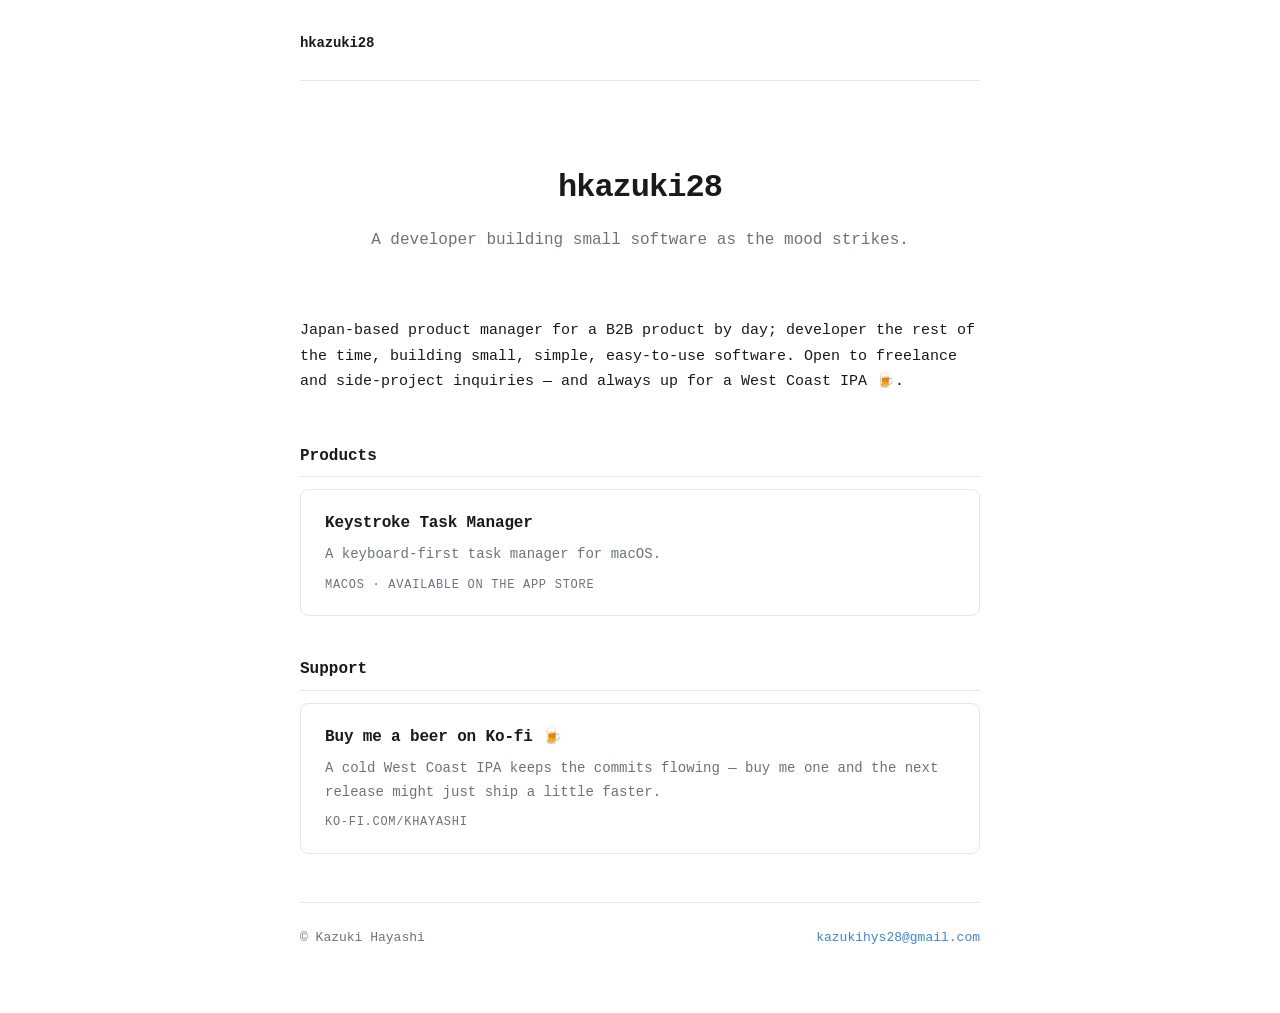
<file: index.html>
<!DOCTYPE html>
<html lang="en">
<head>
  <meta charset="UTF-8">
  <meta name="viewport" content="width=device-width, initial-scale=1.0">
  <title>hkazuki28</title>
  <link rel="stylesheet" href="style.css">
  <style>
    .hero {
      padding: 3rem 0 2rem;
      text-align: center;
    }
    .hero .site-name {
      font-family: "SF Mono", Menlo, "Courier New", monospace;
      font-size: 2rem;
      font-weight: 700;
      letter-spacing: -0.03em;
      margin-bottom: 0.75rem;
    }
    .hero .tagline {
      font-size: 1rem;
      color: var(--muted);
    }
    .about {
      margin: 2rem 0 3rem;
    }
    .about p {
      font-size: 0.9375rem;
    }
    .products {
      display: flex;
      flex-direction: column;
      gap: 1rem;
    }
    .product-card {
      display: block;
      padding: 1.25rem 1.5rem;
      border: 1px solid var(--border);
      border-radius: 8px;
      color: var(--fg);
      text-decoration: none;
      transition: border-color 0.15s, transform 0.15s;
    }
    .product-card:hover {
      border-color: var(--accent);
      text-decoration: none;
    }
    .product-name {
      font-size: 1rem;
      font-weight: 600;
      letter-spacing: -0.01em;
      margin-bottom: 0.35rem;
    }
    .product-tagline {
      font-size: 0.875rem;
      color: var(--muted);
      margin-bottom: 0.5rem;
    }
    .product-meta {
      font-size: 0.75rem;
      color: var(--muted);
      text-transform: uppercase;
      letter-spacing: 0.06em;
    }
  </style>
</head>
<body>
  <div class="container">
    <header class="site-header">
      <a href="index.html">hkazuki28</a>
    </header>

    <div class="hero">
      <p class="site-name">hkazuki28</p>
      <p class="tagline">A developer building small software as the mood strikes.</p>
    </div>

    <section class="about">
      <p>Japan-based product manager for a B2B product by day; developer the rest of the time, building small, simple, easy-to-use software. Open to freelance and side-project inquiries &mdash; and always up for a West Coast IPA 🍺.</p>
    </section>

    <h2>Products</h2>
    <div class="products">
      <a class="product-card" href="keystroke-task-manager/">
        <div class="product-name">Keystroke Task Manager</div>
        <div class="product-tagline">A keyboard-first task manager for macOS.</div>
        <div class="product-meta">macOS &middot; Available on the App Store</div>
      </a>
    </div>

    <h2>Support</h2>
    <div class="products">
      <a class="product-card" href="https://ko-fi.com/khayashi" target="_blank" rel="noopener">
        <div class="product-name">Buy me a beer on Ko-fi 🍺</div>
        <div class="product-tagline">A cold West Coast IPA keeps the commits flowing &mdash; buy me one and the next release might just ship a little faster.</div>
        <div class="product-meta">ko-fi.com/khayashi</div>
      </a>
    </div>

    <footer class="site-footer">
      <span>&copy; Kazuki Hayashi</span>
      <span><a href="mailto:kazukihys28@gmail.com">kazukihys28@gmail.com</a></span>
    </footer>
  </div>
</body>
</html>
</file>
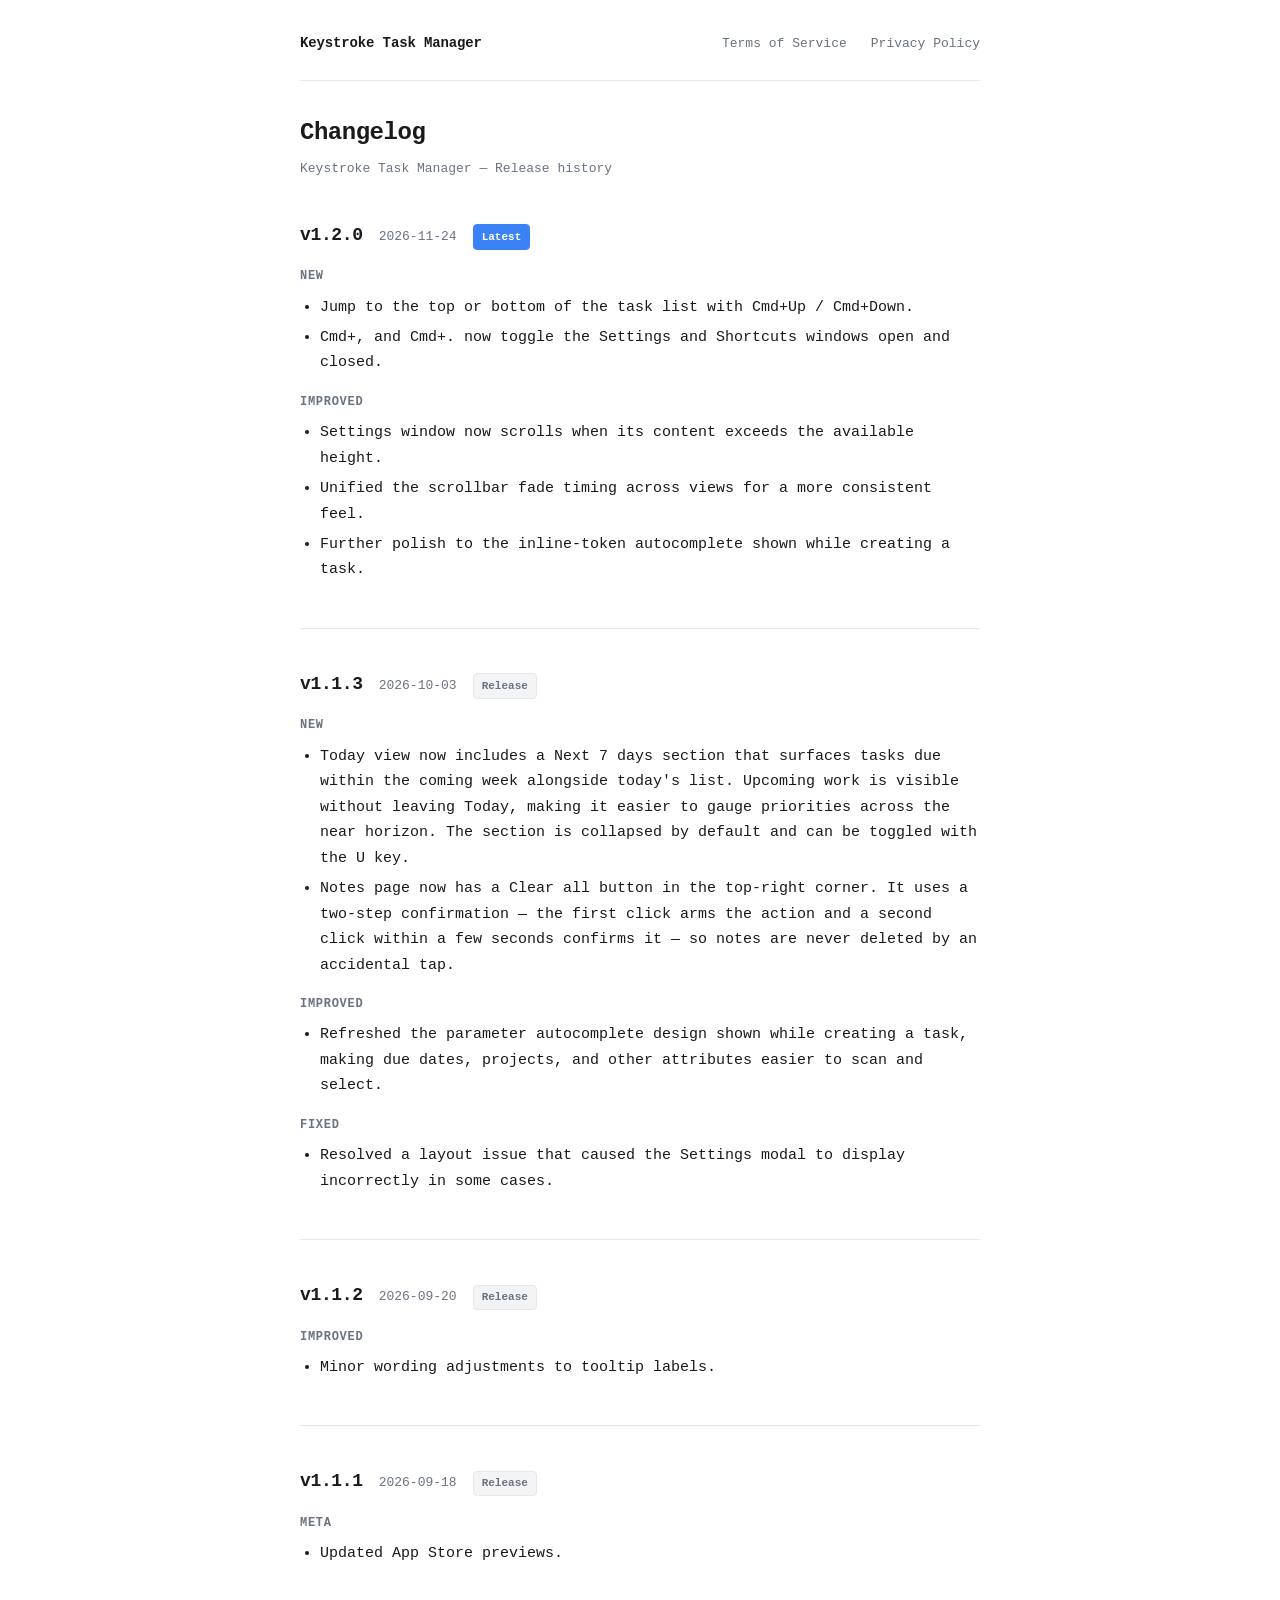
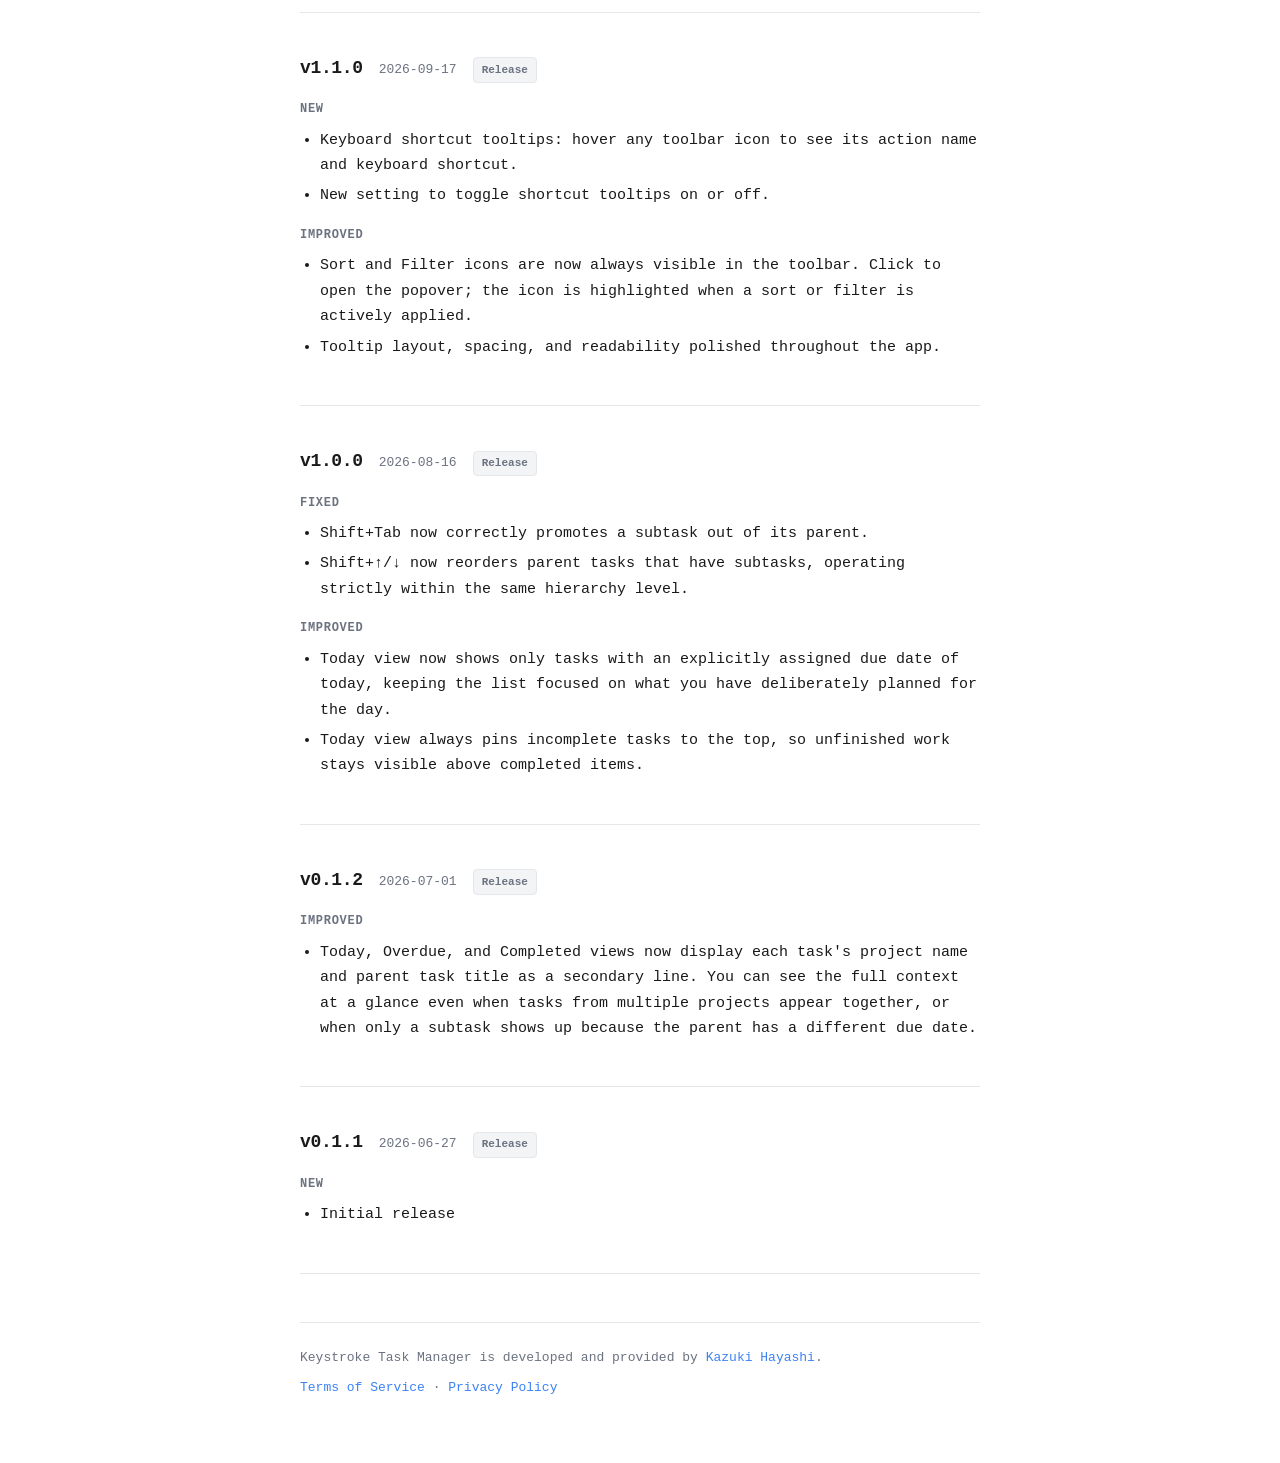
<file: keystroke-task-manager/changelog.html>
<!DOCTYPE html>
<html lang="en">
<head>
  <meta charset="UTF-8">
  <meta name="viewport" content="width=device-width, initial-scale=1.0">
  <title>Changelog — Keystroke Task Manager</title>
  <link rel="stylesheet" href="../style.css">
  <style>
    .release {
      margin-top: 2.5rem;
      padding-bottom: 2.5rem;
      border-bottom: 1px solid var(--border);
    }
    .release:last-child {
      border-bottom: none;
    }
    .release-header {
      display: flex;
      align-items: baseline;
      gap: 1rem;
      margin-bottom: 1rem;
    }
    .release-version {
      font-size: 1.125rem;
      font-weight: 700;
      letter-spacing: -0.02em;
    }
    .release-date {
      font-size: 0.8125rem;
      color: var(--muted);
    }
    .release-tag {
      font-size: 0.6875rem;
      font-weight: 600;
      padding: 0.15rem 0.5rem;
      border-radius: 4px;
      background: var(--code-bg);
      color: var(--muted);
      border: 1px solid var(--border);
    }
    .release-tag.latest {
      background: var(--accent);
      color: #fff;
      border-color: var(--accent);
    }
    .change-group {
      margin-top: 1rem;
    }
    .change-group h3 {
      font-size: 0.75rem;
      font-weight: 600;
      text-transform: uppercase;
      letter-spacing: 0.06em;
      color: var(--muted);
      margin-bottom: 0.5rem;
      margin-top: 1rem;
    }
    .change-group ul {
      padding-left: 1.25rem;
      margin-bottom: 0;
    }
    .change-group li {
      font-size: 0.9375rem;
      margin-bottom: 0.3rem;
    }
  </style>
</head>
<body>
  <div class="container">
    <header class="site-header">
      <a href="index.html">Keystroke Task Manager</a>
      <nav>
        <a href="terms-of-service.html">Terms of Service</a>
        <a href="privacy-policy.html">Privacy Policy</a>
      </nav>
    </header>

    <h1>Changelog</h1>
    <p class="meta">Keystroke Task Manager — Release history</p>

    <div class="release">
      <div class="release-header">
        <span class="release-version">v1.2.0</span>
        <span class="release-date">2026-11-24</span>
        <span class="release-tag latest">Latest</span>
      </div>
      <div class="change-group">
        <h3>New</h3>
        <ul>
          <li>Jump to the top or bottom of the task list with Cmd+Up / Cmd+Down.</li>
          <li>Cmd+, and Cmd+. now toggle the Settings and Shortcuts windows open and closed.</li>
        </ul>
      </div>
      <div class="change-group">
        <h3>Improved</h3>
        <ul>
          <li>Settings window now scrolls when its content exceeds the available height.</li>
          <li>Unified the scrollbar fade timing across views for a more consistent feel.</li>
          <li>Further polish to the inline-token autocomplete shown while creating a task.</li>
        </ul>
      </div>
    </div>

    <div class="release">
      <div class="release-header">
        <span class="release-version">v1.1.3</span>
        <span class="release-date">2026-10-03</span>
        <span class="release-tag">Release</span>
      </div>
      <div class="change-group">
        <h3>New</h3>
        <ul>
          <li>Today view now includes a Next 7 days section that surfaces tasks due within the coming week alongside today's list. Upcoming work is visible without leaving Today, making it easier to gauge priorities across the near horizon. The section is collapsed by default and can be toggled with the U key.</li>
          <li>Notes page now has a Clear all button in the top-right corner. It uses a two-step confirmation — the first click arms the action and a second click within a few seconds confirms it — so notes are never deleted by an accidental tap.</li>
        </ul>
      </div>
      <div class="change-group">
        <h3>Improved</h3>
        <ul>
          <li>Refreshed the parameter autocomplete design shown while creating a task, making due dates, projects, and other attributes easier to scan and select.</li>
        </ul>
      </div>
      <div class="change-group">
        <h3>Fixed</h3>
        <ul>
          <li>Resolved a layout issue that caused the Settings modal to display incorrectly in some cases.</li>
        </ul>
      </div>
    </div>

    <div class="release">
      <div class="release-header">
        <span class="release-version">v1.1.2</span>
        <span class="release-date">2026-09-20</span>
        <span class="release-tag">Release</span>
      </div>
      <div class="change-group">
        <h3>Improved</h3>
        <ul>
          <li>Minor wording adjustments to tooltip labels.</li>
        </ul>
      </div>
    </div>

    <div class="release">
      <div class="release-header">
        <span class="release-version">v1.1.1</span>
        <span class="release-date">2026-09-18</span>
        <span class="release-tag">Release</span>
      </div>
      <div class="change-group">
        <h3>Meta</h3>
        <ul>
          <li>Updated App Store previews.</li>
        </ul>
      </div>
    </div>

    <div class="release">
      <div class="release-header">
        <span class="release-version">v1.1.0</span>
        <span class="release-date">2026-09-17</span>
        <span class="release-tag">Release</span>
      </div>
      <div class="change-group">
        <h3>New</h3>
        <ul>
          <li>Keyboard shortcut tooltips: hover any toolbar icon to see its action name and keyboard shortcut.</li>
          <li>New setting to toggle shortcut tooltips on or off.</li>
        </ul>
      </div>
      <div class="change-group">
        <h3>Improved</h3>
        <ul>
          <li>Sort and Filter icons are now always visible in the toolbar. Click to open the popover; the icon is highlighted when a sort or filter is actively applied.</li>
          <li>Tooltip layout, spacing, and readability polished throughout the app.</li>
        </ul>
      </div>
    </div>

    <div class="release">
      <div class="release-header">
        <span class="release-version">v1.0.0</span>
        <span class="release-date">2026-08-16</span>
        <span class="release-tag">Release</span>
      </div>
      <div class="change-group">
        <h3>Fixed</h3>
        <ul>
          <li>Shift+Tab now correctly promotes a subtask out of its parent.</li>
          <li>Shift+↑/↓ now reorders parent tasks that have subtasks, operating strictly within the same hierarchy level.</li>
        </ul>
      </div>
      <div class="change-group">
        <h3>Improved</h3>
        <ul>
          <li>Today view now shows only tasks with an explicitly assigned due date of today, keeping the list focused on what you have deliberately planned for the day.</li>
          <li>Today view always pins incomplete tasks to the top, so unfinished work stays visible above completed items.</li>
        </ul>
      </div>
    </div>

    <div class="release">
      <div class="release-header">
        <span class="release-version">v0.1.2</span>
        <span class="release-date">2026-07-01</span>
        <span class="release-tag">Release</span>
      </div>
      <div class="change-group">
        <h3>Improved</h3>
        <ul>
          <li>Today, Overdue, and Completed views now display each task's project name and parent task title as a secondary line. You can see the full context at a glance even when tasks from multiple projects appear together, or when only a subtask shows up because the parent has a different due date.</li>
        </ul>
      </div>
    </div>

    <div class="release">
      <div class="release-header">
        <span class="release-version">v0.1.1</span>
        <span class="release-date">2026-06-27</span>
        <span class="release-tag">Release</span>
      </div>
      <div class="change-group">
        <h3>New</h3>
        <ul>
          <li>Initial release</li>
        </ul>
      </div>
    </div>

    <footer class="site-footer">
      <span>Keystroke Task Manager is developed and provided by <a href="../index.html">Kazuki Hayashi</a>.</span>
      <span><a href="terms-of-service.html">Terms of Service</a> · <a href="privacy-policy.html">Privacy Policy</a></span>
    </footer>
  </div>
</body>
</html>
</file>
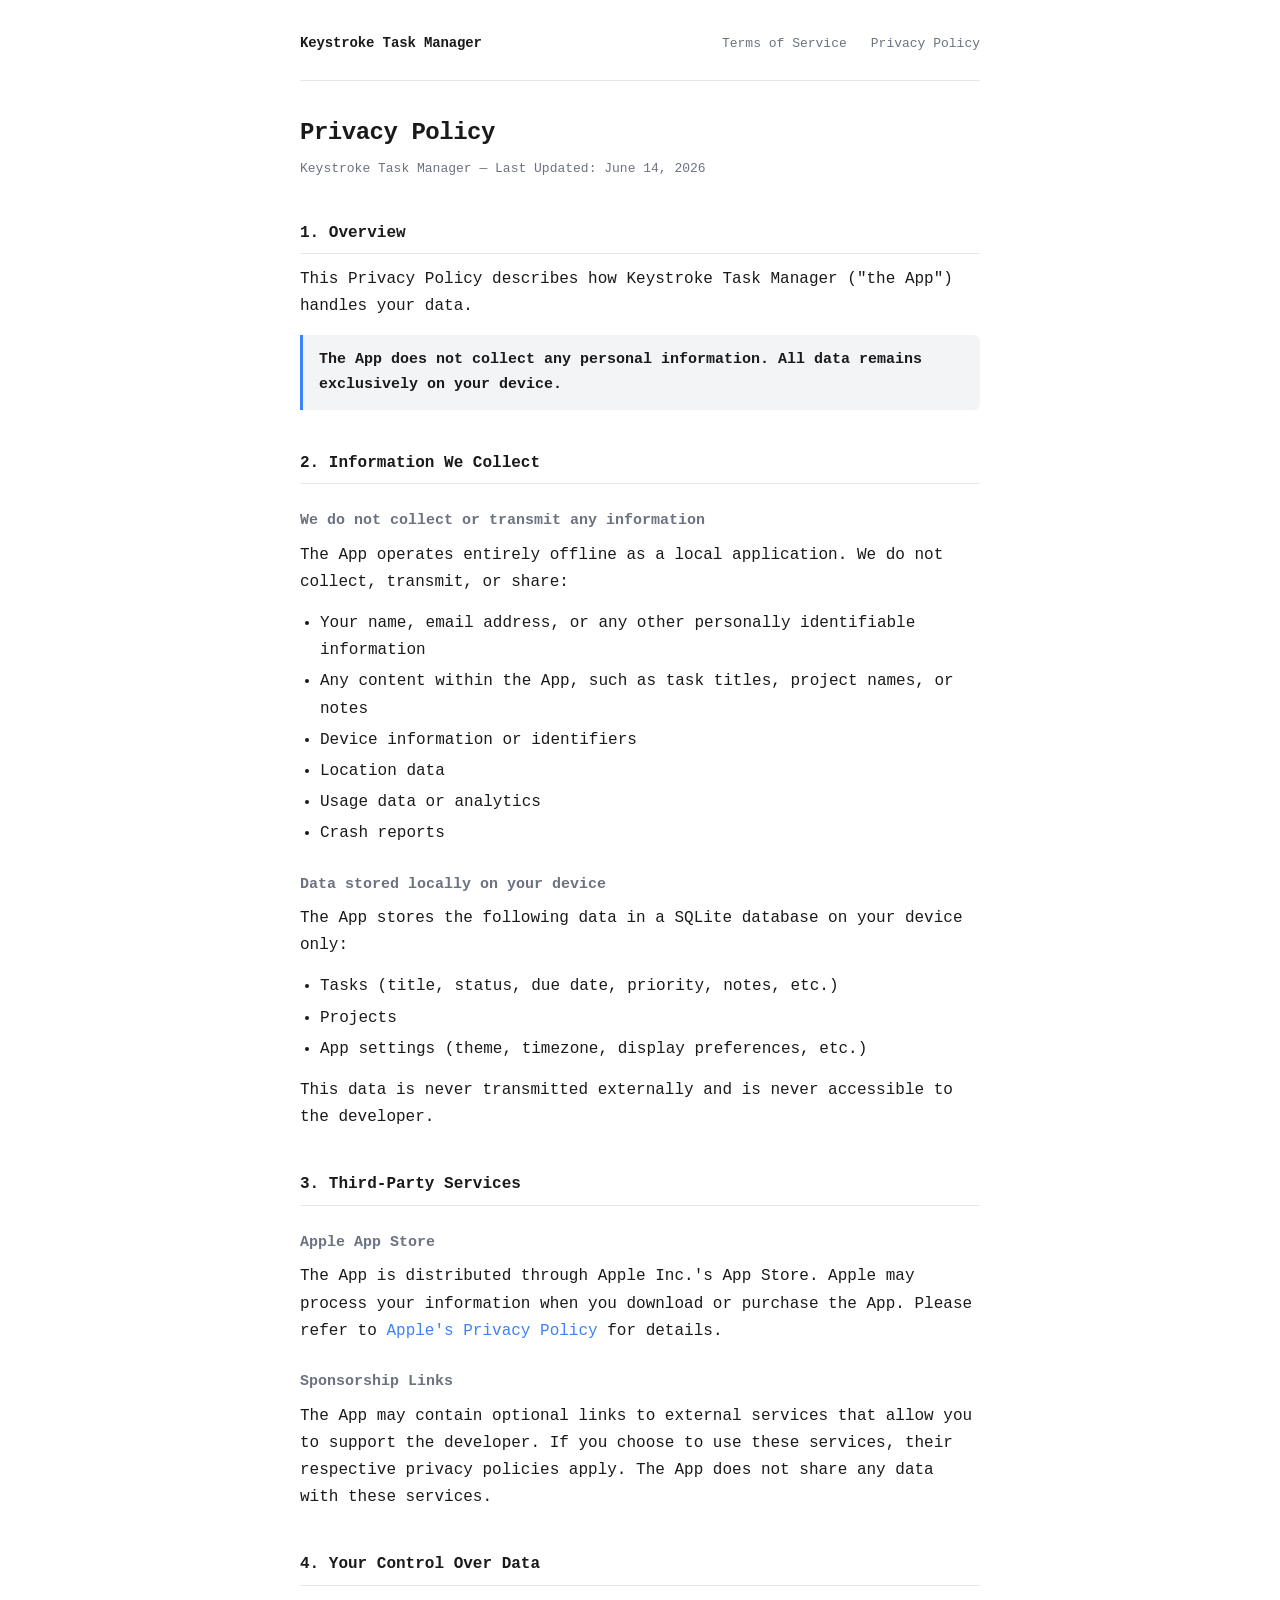
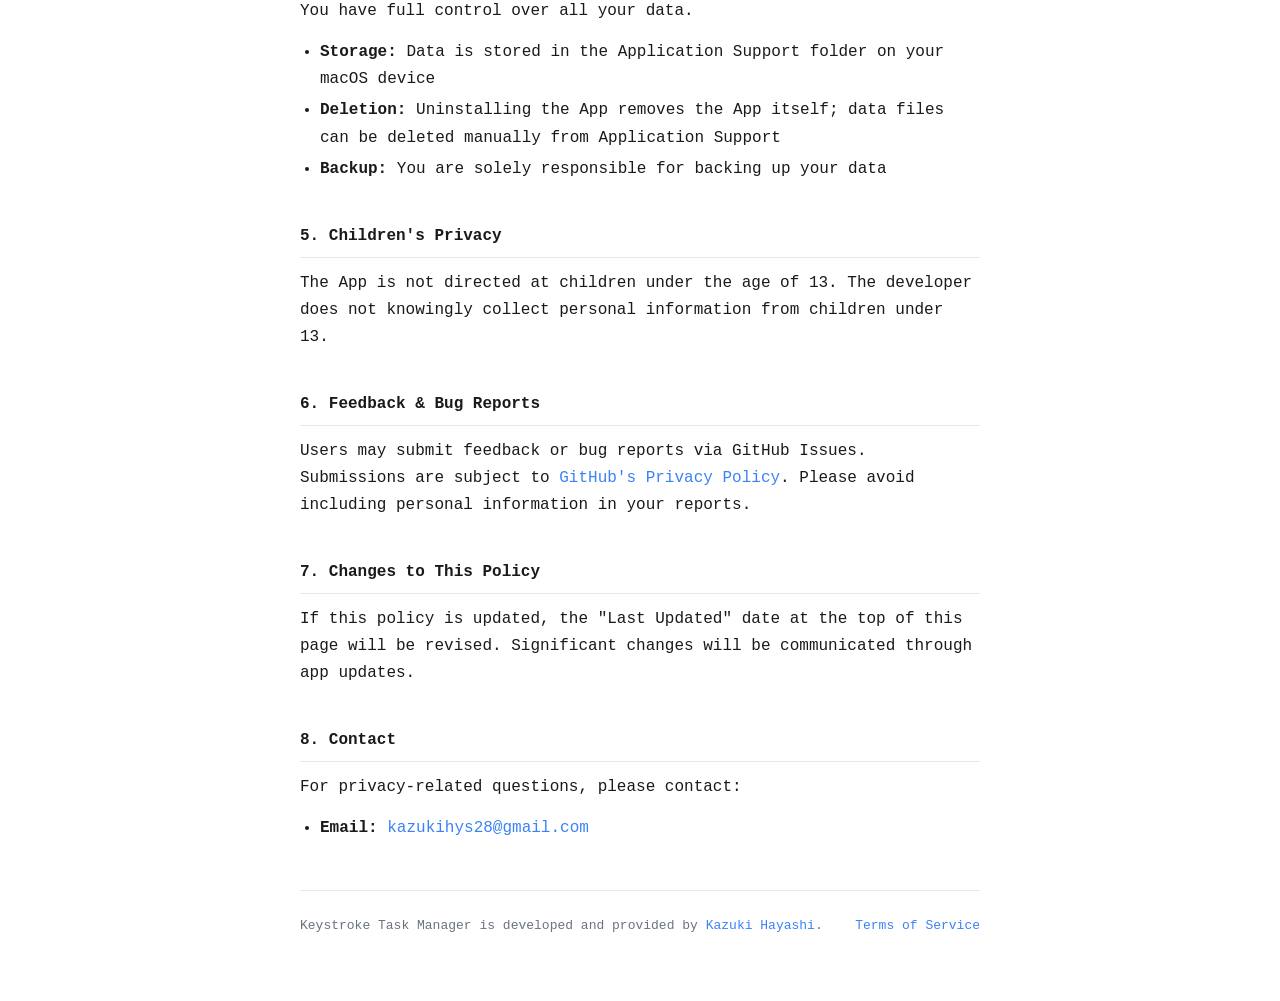
<file: keystroke-task-manager/privacy-policy.html>
<!DOCTYPE html>
<html lang="en">
<head>
  <meta charset="UTF-8">
  <meta name="viewport" content="width=device-width, initial-scale=1.0">
  <title>Privacy Policy — Keystroke Task Manager</title>
  <link rel="stylesheet" href="../style.css">
</head>
<body>
  <div class="container">
    <header class="site-header">
      <a href="index.html">Keystroke Task Manager</a>
      <nav>
        <a href="terms-of-service.html">Terms of Service</a>
        <a href="privacy-policy.html">Privacy Policy</a>
      </nav>
    </header>

    <h1>Privacy Policy</h1>
    <p class="meta">Keystroke Task Manager &mdash; Last Updated: June 14, 2026</p>

    <section>
      <h2>1. Overview</h2>
      <p>This Privacy Policy describes how Keystroke Task Manager ("the App") handles your data.</p>
      <p class="summary"><strong>The App does not collect any personal information. All data remains exclusively on your device.</strong></p>
    </section>

    <section>
      <h2>2. Information We Collect</h2>
      <h3>We do not collect or transmit any information</h3>
      <p>The App operates entirely offline as a local application. We do not collect, transmit, or share:</p>
      <ul>
        <li>Your name, email address, or any other personally identifiable information</li>
        <li>Any content within the App, such as task titles, project names, or notes</li>
        <li>Device information or identifiers</li>
        <li>Location data</li>
        <li>Usage data or analytics</li>
        <li>Crash reports</li>
      </ul>

      <h3>Data stored locally on your device</h3>
      <p>The App stores the following data in a SQLite database on your device only:</p>
      <ul>
        <li>Tasks (title, status, due date, priority, notes, etc.)</li>
        <li>Projects</li>
        <li>App settings (theme, timezone, display preferences, etc.)</li>
      </ul>
      <p>This data is never transmitted externally and is never accessible to the developer.</p>
    </section>

    <section>
      <h2>3. Third-Party Services</h2>
      <h3>Apple App Store</h3>
      <p>The App is distributed through Apple Inc.'s App Store. Apple may process your information when you download or purchase the App. Please refer to <a href="https://www.apple.com/legal/privacy/en/" target="_blank" rel="noopener">Apple's Privacy Policy</a> for details.</p>

      <h3>Sponsorship Links</h3>
      <p>The App may contain optional links to external services that allow you to support the developer. If you choose to use these services, their respective privacy policies apply. The App does not share any data with these services.</p>
    </section>

    <section>
      <h2>4. Your Control Over Data</h2>
      <p>You have full control over all your data.</p>
      <ul>
        <li><strong>Storage:</strong> Data is stored in the Application Support folder on your macOS device</li>
        <li><strong>Deletion:</strong> Uninstalling the App removes the App itself; data files can be deleted manually from Application Support</li>
        <li><strong>Backup:</strong> You are solely responsible for backing up your data</li>
      </ul>
    </section>

    <section>
      <h2>5. Children's Privacy</h2>
      <p>The App is not directed at children under the age of 13. The developer does not knowingly collect personal information from children under 13.</p>
    </section>

    <section>
      <h2>6. Feedback &amp; Bug Reports</h2>
      <p>Users may submit feedback or bug reports via GitHub Issues. Submissions are subject to <a href="https://docs.github.com/en/site-policy/privacy-policies/github-general-privacy-statement" target="_blank" rel="noopener">GitHub's Privacy Policy</a>. Please avoid including personal information in your reports.</p>
    </section>

    <section>
      <h2>7. Changes to This Policy</h2>
      <p>If this policy is updated, the "Last Updated" date at the top of this page will be revised. Significant changes will be communicated through app updates.</p>
    </section>

    <section>
      <h2>8. Contact</h2>
      <p>For privacy-related questions, please contact:</p>
      <ul>
        <li><strong>Email:</strong> <a href="mailto:kazukihys28@gmail.com">kazukihys28@gmail.com</a></li>
      </ul>
    </section>

    <footer class="site-footer">
      <span>Keystroke Task Manager is developed and provided by <a href="../index.html">Kazuki Hayashi</a>.</span>
      <span><a href="terms-of-service.html">Terms of Service</a></span>
    </footer>
  </div>
</body>
</html>
</file>
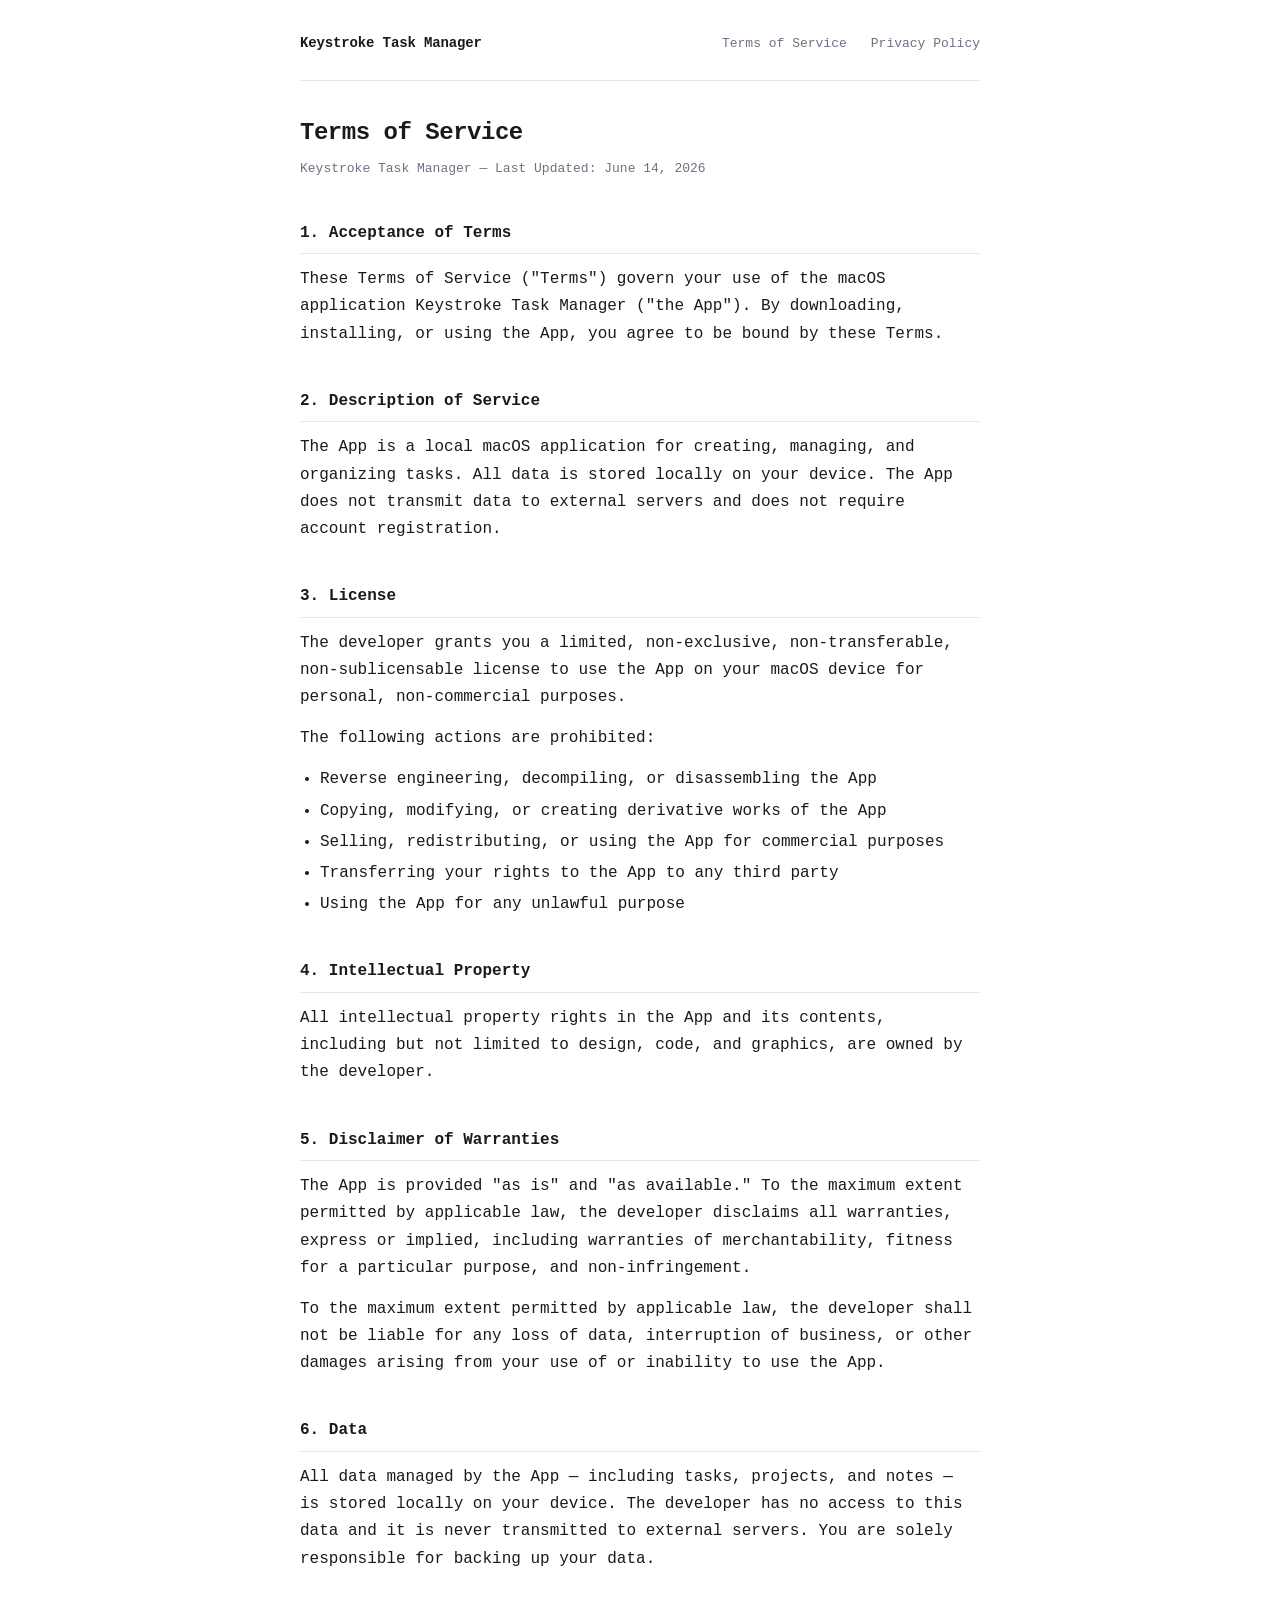
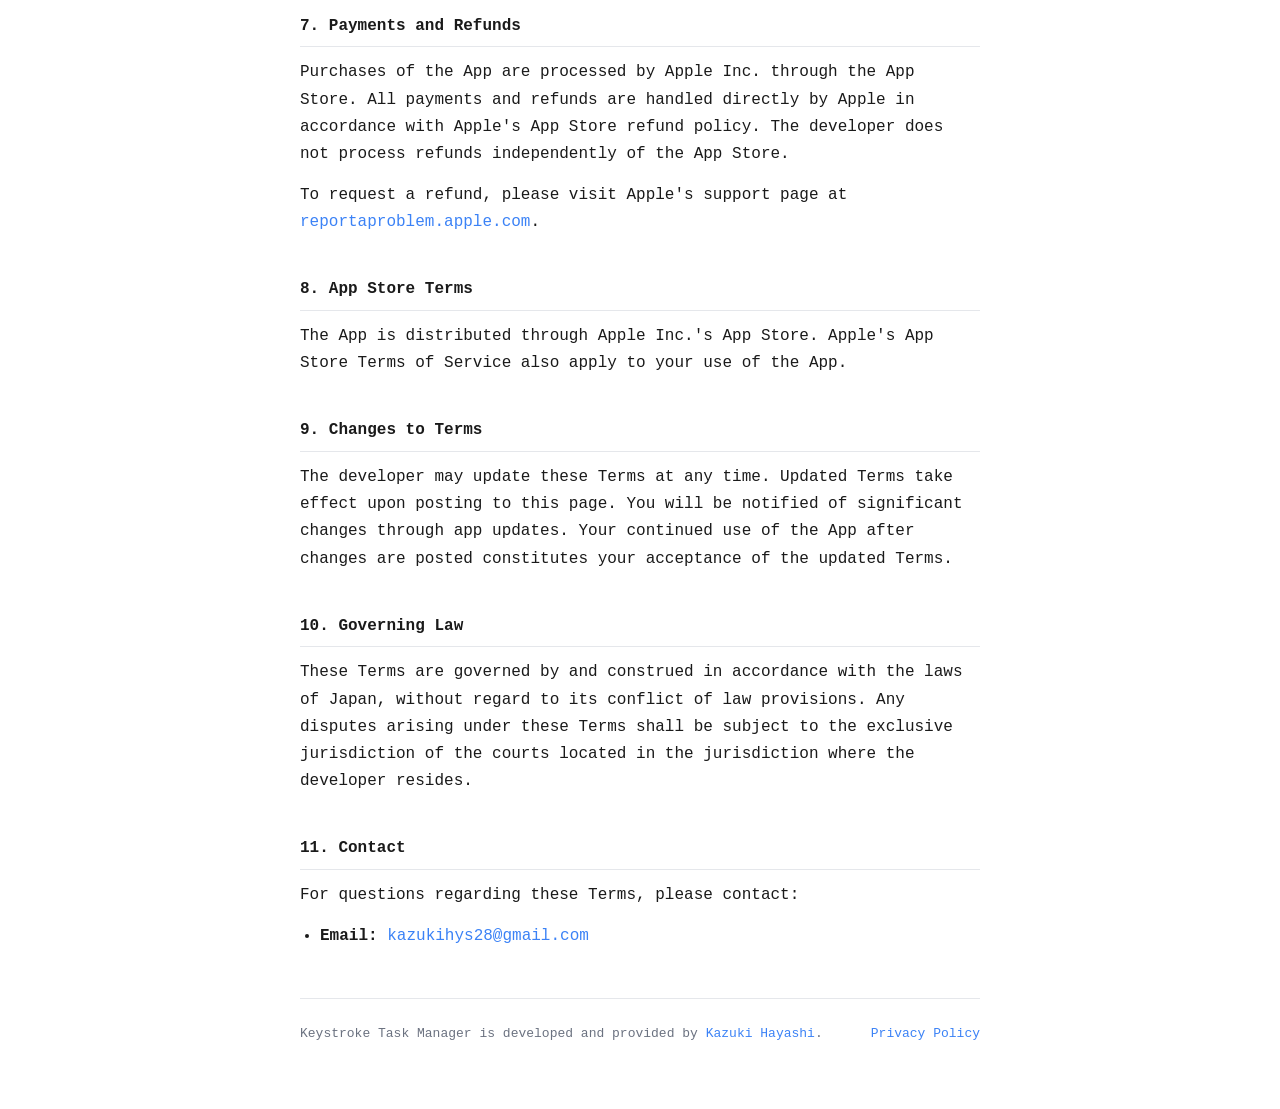
<file: keystroke-task-manager/terms-of-service.html>
<!DOCTYPE html>
<html lang="en">
<head>
  <meta charset="UTF-8">
  <meta name="viewport" content="width=device-width, initial-scale=1.0">
  <title>Terms of Service — Keystroke Task Manager</title>
  <link rel="stylesheet" href="../style.css">
</head>
<body>
  <div class="container">
    <header class="site-header">
      <a href="index.html">Keystroke Task Manager</a>
      <nav>
        <a href="terms-of-service.html">Terms of Service</a>
        <a href="privacy-policy.html">Privacy Policy</a>
      </nav>
    </header>

    <h1>Terms of Service</h1>
    <p class="meta">Keystroke Task Manager &mdash; Last Updated: June 14, 2026</p>

    <section>
      <h2>1. Acceptance of Terms</h2>
      <p>These Terms of Service ("Terms") govern your use of the macOS application Keystroke Task Manager ("the App"). By downloading, installing, or using the App, you agree to be bound by these Terms.</p>
    </section>

    <section>
      <h2>2. Description of Service</h2>
      <p>The App is a local macOS application for creating, managing, and organizing tasks. All data is stored locally on your device. The App does not transmit data to external servers and does not require account registration.</p>
    </section>

    <section>
      <h2>3. License</h2>
      <p>The developer grants you a limited, non-exclusive, non-transferable, non-sublicensable license to use the App on your macOS device for personal, non-commercial purposes.</p>
      <p>The following actions are prohibited:</p>
      <ul>
        <li>Reverse engineering, decompiling, or disassembling the App</li>
        <li>Copying, modifying, or creating derivative works of the App</li>
        <li>Selling, redistributing, or using the App for commercial purposes</li>
        <li>Transferring your rights to the App to any third party</li>
        <li>Using the App for any unlawful purpose</li>
      </ul>
    </section>

    <section>
      <h2>4. Intellectual Property</h2>
      <p>All intellectual property rights in the App and its contents, including but not limited to design, code, and graphics, are owned by the developer.</p>
    </section>

    <section>
      <h2>5. Disclaimer of Warranties</h2>
      <p>The App is provided "as is" and "as available." To the maximum extent permitted by applicable law, the developer disclaims all warranties, express or implied, including warranties of merchantability, fitness for a particular purpose, and non-infringement.</p>
      <p>To the maximum extent permitted by applicable law, the developer shall not be liable for any loss of data, interruption of business, or other damages arising from your use of or inability to use the App.</p>
    </section>

    <section>
      <h2>6. Data</h2>
      <p>All data managed by the App &mdash; including tasks, projects, and notes &mdash; is stored locally on your device. The developer has no access to this data and it is never transmitted to external servers. You are solely responsible for backing up your data.</p>
    </section>

    <section>
      <h2>7. Payments and Refunds</h2>
      <p>Purchases of the App are processed by Apple Inc. through the App Store. All payments and refunds are handled directly by Apple in accordance with Apple's App Store refund policy. The developer does not process refunds independently of the App Store.</p>
      <p>To request a refund, please visit Apple's support page at <a href="https://reportaproblem.apple.com" target="_blank" rel="noopener">reportaproblem.apple.com</a>.</p>
    </section>

    <section>
      <h2>8. App Store Terms</h2>
      <p>The App is distributed through Apple Inc.'s App Store. Apple's App Store Terms of Service also apply to your use of the App.</p>
    </section>

    <section>
      <h2>9. Changes to Terms</h2>
      <p>The developer may update these Terms at any time. Updated Terms take effect upon posting to this page. You will be notified of significant changes through app updates. Your continued use of the App after changes are posted constitutes your acceptance of the updated Terms.</p>
    </section>

    <section>
      <h2>10. Governing Law</h2>
      <p>These Terms are governed by and construed in accordance with the laws of Japan, without regard to its conflict of law provisions. Any disputes arising under these Terms shall be subject to the exclusive jurisdiction of the courts located in the jurisdiction where the developer resides.</p>
    </section>

    <section>
      <h2>11. Contact</h2>
      <p>For questions regarding these Terms, please contact:</p>
      <ul>
        <li><strong>Email:</strong> <a href="mailto:kazukihys28@gmail.com">kazukihys28@gmail.com</a></li>
      </ul>
    </section>

    <footer class="site-footer">
      <span>Keystroke Task Manager is developed and provided by <a href="../index.html">Kazuki Hayashi</a>.</span>
      <span><a href="privacy-policy.html">Privacy Policy</a></span>
    </footer>
  </div>
</body>
</html>
</file>
<file: style.css>
*, *::before, *::after { box-sizing: border-box; margin: 0; padding: 0; }

:root {
  --bg: #ffffff;
  --fg: #1a1a1a;
  --muted: #6b7280;
  --border: #e5e7eb;
  --accent: #3b82f6;
  --code-bg: #f3f4f6;
}

@media (prefers-color-scheme: dark) {
  :root {
    --bg: #111111;
    --fg: #e5e5e5;
    --muted: #9ca3af;
    --border: #2a2a2a;
    --accent: #60a5fa;
    --code-bg: #1e1e1e;
  }
}

html { font-size: 16px; }

body {
  font-family: "SF Mono", Menlo, "Courier New", monospace;
  background: var(--bg);
  color: var(--fg);
  line-height: 1.7;
  padding: 2rem 1rem 4rem;
}

.container {
  max-width: 680px;
  margin: 0 auto;
}

/* Header */
.site-header {
  display: flex;
  align-items: center;
  padding-bottom: 1.5rem;
  margin-bottom: 2rem;
  border-bottom: 1px solid var(--border);
}

.site-header > a {
  font-family: "SF Mono", Menlo, "Courier New", monospace;
  font-size: 0.875rem;
  font-weight: 600;
  color: var(--fg);
  text-decoration: none;
  letter-spacing: -0.01em;
  white-space: nowrap;
}

.site-header > a:hover { color: var(--accent); }

.site-header nav {
  display: flex;
  gap: 1.5rem;
  margin-left: auto;
  flex-shrink: 0;
}

.site-header nav a {
  font-family: "SF Mono", Menlo, "Courier New", monospace;
  font-size: 0.8125rem;
  font-weight: 400;
  color: var(--muted);
  white-space: nowrap;
  text-decoration: none;
}

.site-header nav a:hover { color: var(--fg); }

/* Page title */
h1 {
  font-size: 1.5rem;
  font-weight: 700;
  letter-spacing: -0.02em;
  margin-bottom: 0.25rem;
}

.meta {
  font-size: 0.8125rem;
  color: var(--muted);
  margin-bottom: 2.5rem;
}

/* Sections */
h2 {
  font-size: 1rem;
  font-weight: 600;
  margin-top: 2.5rem;
  margin-bottom: 0.75rem;
  padding-bottom: 0.4rem;
  border-bottom: 1px solid var(--border);
}

h3 {
  font-size: 0.9375rem;
  font-weight: 600;
  margin-top: 1.5rem;
  margin-bottom: 0.5rem;
  color: var(--muted);
}

p { margin-bottom: 0.875rem; }
p:last-child { margin-bottom: 0; }

ul {
  padding-left: 1.25rem;
  margin-bottom: 0.875rem;
}

li { margin-bottom: 0.25rem; }

.summary {
  background: var(--code-bg);
  border-left: 3px solid var(--accent);
  padding: 0.75rem 1rem;
  border-radius: 0 6px 6px 0;
  font-size: 0.9375rem;
  margin-bottom: 1.5rem;
}

a { color: var(--accent); text-decoration: none; }
a:hover { text-decoration: underline; }

strong { font-weight: 600; }

/* Footer */
.site-footer {
  margin-top: 3rem;
  padding-top: 1.5rem;
  border-top: 1px solid var(--border);
  font-size: 0.8125rem;
  color: var(--muted);
  display: flex;
  justify-content: space-between;
  flex-wrap: wrap;
  gap: 0.5rem;
}
</file>
